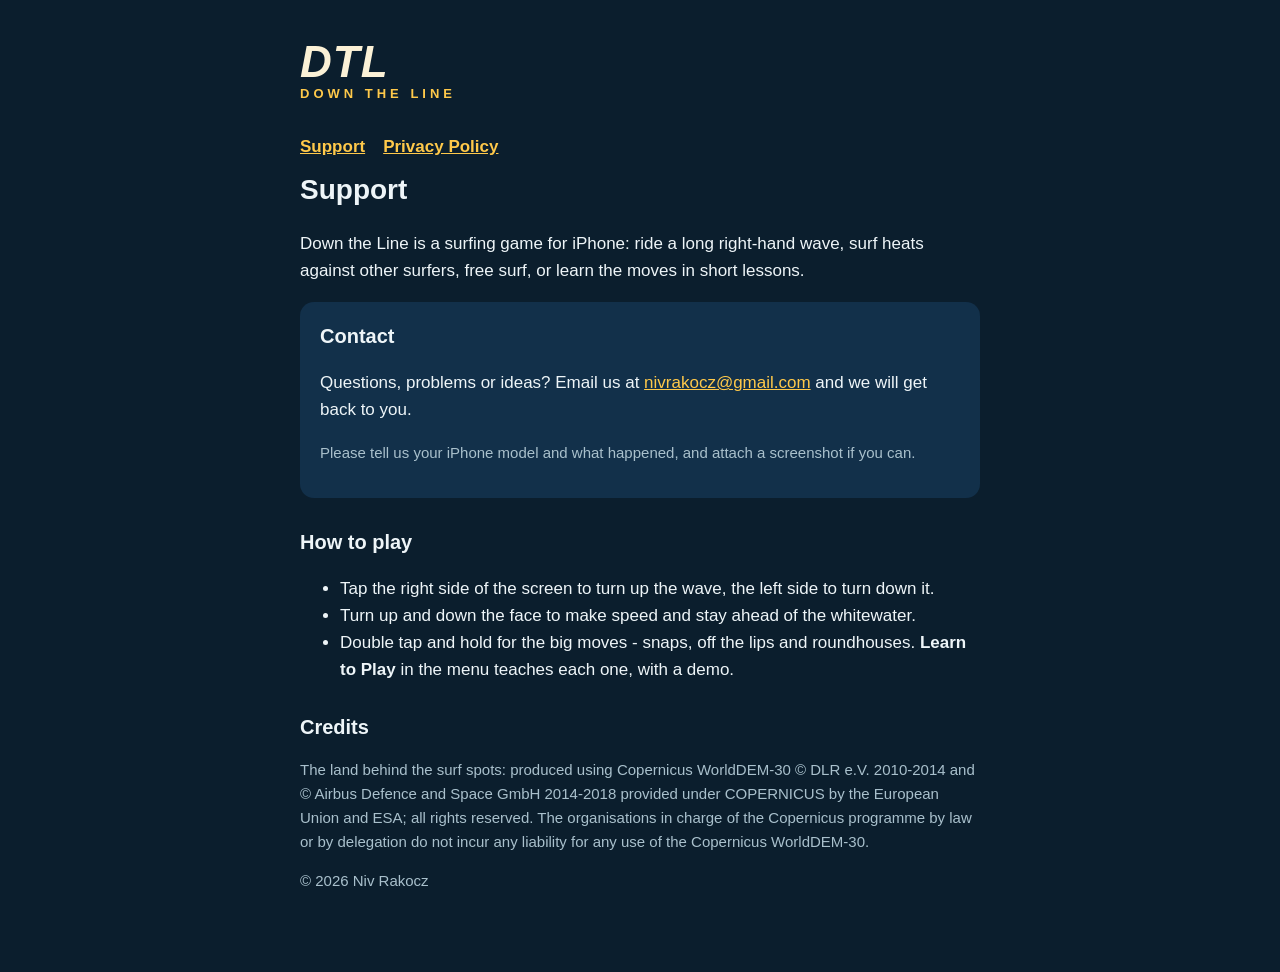
<file: index.html>
<!doctype html>
<html lang="en">
<head>
<meta charset="utf-8">
<meta name="viewport" content="width=device-width, initial-scale=1">
<title>Down the Line - Support</title>
<link rel="stylesheet" href="style.css">
</head>
<body>
<main>
<header>
<div class="logo">DTL</div>
<div class="sub">DOWN THE LINE</div>
</header>
<nav><a href="./">Support</a><a href="privacy.html">Privacy Policy</a></nav>

<h1>Support</h1>
<p>Down the Line is a surfing game for iPhone: ride a long right-hand wave, surf heats against other surfers, free surf, or learn the moves in short lessons.</p>

<div class="card">
<h2 style="margin-top:0">Contact</h2>
<p>Questions, problems or ideas? Email us at <a href="mailto:nivrakocz@gmail.com">nivrakocz@gmail.com</a> and we will get back to you.</p>
<p class="dim">Please tell us your iPhone model and what happened, and attach a screenshot if you can.</p>
</div>

<h2>How to play</h2>
<ul>
<li>Tap the right side of the screen to turn up the wave, the left side to turn down it.</li>
<li>Turn up and down the face to make speed and stay ahead of the whitewater.</li>
<li>Double tap and hold for the big moves - snaps, off the lips and roundhouses. <b>Learn to Play</b> in the menu teaches each one, with a demo.</li>
</ul>

<h2>Credits</h2>
<p class="dim">The land behind the surf spots: produced using Copernicus WorldDEM-30 &copy; DLR e.V. 2010-2014 and &copy; Airbus Defence and Space GmbH 2014-2018 provided under COPERNICUS by the European Union and ESA; all rights reserved. The organisations in charge of the Copernicus programme by law or by delegation do not incur any liability for any use of the Copernicus WorldDEM-30.</p>

<p class="dim">&copy; 2026 Niv Rakocz</p>
</main>
</body>
</html>
</file>
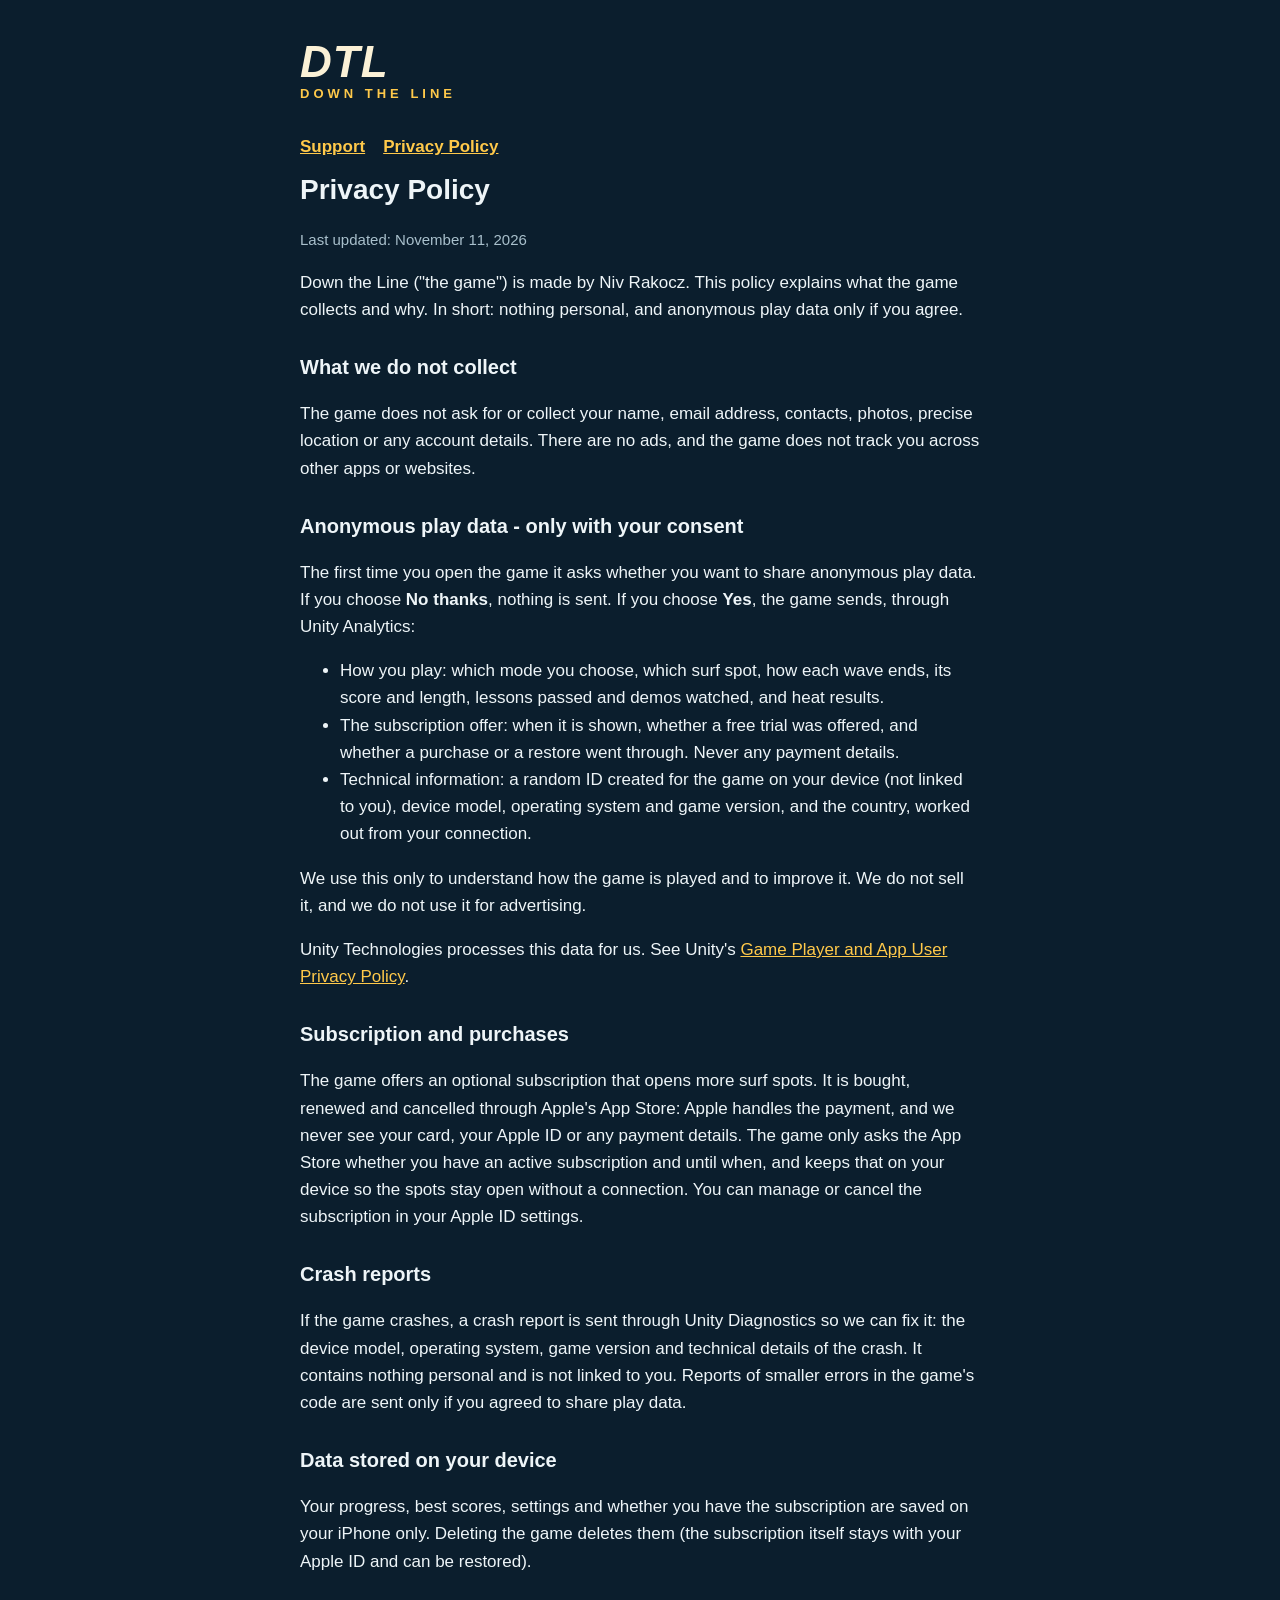
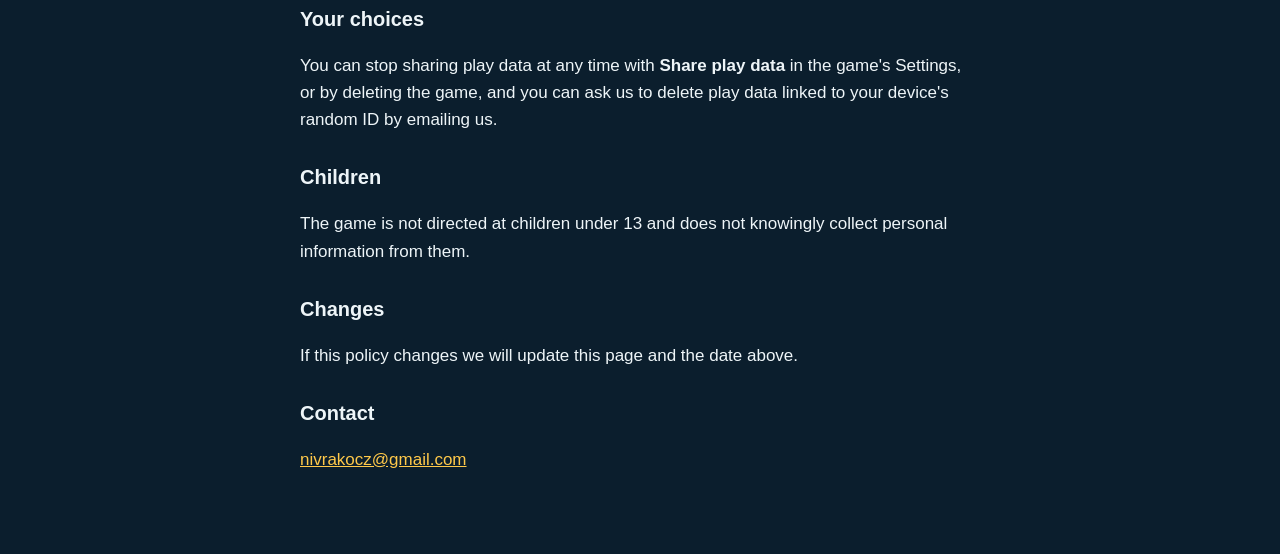
<file: privacy.html>
<!doctype html>
<html lang="en">
<head>
<meta charset="utf-8">
<meta name="viewport" content="width=device-width, initial-scale=1">
<title>Down the Line - Privacy Policy</title>
<link rel="stylesheet" href="style.css">
</head>
<body>
<main>
<header>
<div class="logo">DTL</div>
<div class="sub">DOWN THE LINE</div>
</header>
<nav><a href="./">Support</a><a href="privacy.html">Privacy Policy</a></nav>

<h1>Privacy Policy</h1>
<p class="dim">Last updated: November 11, 2026</p>

<p>Down the Line ("the game") is made by Niv Rakocz. This policy explains what the game collects and why. In short: nothing personal, and anonymous play data only if you agree.</p>

<h2>What we do not collect</h2>
<p>The game does not ask for or collect your name, email address, contacts, photos, precise location or any account details. There are no ads, and the game does not track you across other apps or websites.</p>

<h2>Anonymous play data - only with your consent</h2>
<p>The first time you open the game it asks whether you want to share anonymous play data. If you choose <b>No thanks</b>, nothing is sent. If you choose <b>Yes</b>, the game sends, through Unity Analytics:</p>
<ul>
<li>How you play: which mode you choose, which surf spot, how each wave ends, its score and length, lessons passed and demos watched, and heat results.</li>
<li>The subscription offer: when it is shown, whether a free trial was offered, and whether a purchase or a restore went through. Never any payment details.</li>
<li>Technical information: a random ID created for the game on your device (not linked to you), device model, operating system and game version, and the country, worked out from your connection.</li>
</ul>
<p>We use this only to understand how the game is played and to improve it. We do not sell it, and we do not use it for advertising.</p>
<p>Unity Technologies processes this data for us. See Unity's <a href="https://unity.com/legal/game-player-and-app-user-privacy-policy">Game Player and App User Privacy Policy</a>.</p>

<h2>Subscription and purchases</h2>
<p>The game offers an optional subscription that opens more surf spots. It is bought, renewed and cancelled through Apple's App Store: Apple handles the payment, and we never see your card, your Apple ID or any payment details. The game only asks the App Store whether you have an active subscription and until when, and keeps that on your device so the spots stay open without a connection. You can manage or cancel the subscription in your Apple ID settings.</p>

<h2>Crash reports</h2>
<p>If the game crashes, a crash report is sent through Unity Diagnostics so we can fix it: the device model, operating system, game version and technical details of the crash. It contains nothing personal and is not linked to you. Reports of smaller errors in the game's code are sent only if you agreed to share play data.</p>

<h2>Data stored on your device</h2>
<p>Your progress, best scores, settings and whether you have the subscription are saved on your iPhone only. Deleting the game deletes them (the subscription itself stays with your Apple ID and can be restored).</p>

<h2>Your choices</h2>
<p>You can stop sharing play data at any time with <b>Share play data</b> in the game's Settings, or by deleting the game, and you can ask us to delete play data linked to your device's random ID by emailing us.</p>

<h2>Children</h2>
<p>The game is not directed at children under 13 and does not knowingly collect personal information from them.</p>

<h2>Changes</h2>
<p>If this policy changes we will update this page and the date above.</p>

<h2>Contact</h2>
<p><a href="mailto:nivrakocz@gmail.com">nivrakocz@gmail.com</a></p>
</main>
</body>
</html>
</file>
<file: style.css>
:root { --bg: #0b1e2d; --panel: #12304a; --text: #eef5f8; --dim: #a9c0cc; --gold: #ffc94a; }
* { box-sizing: border-box; }
body { margin: 0; background: var(--bg); color: var(--text); font: 17px/1.6 -apple-system, BlinkMacSystemFont, "Segoe UI", Helvetica, Arial, sans-serif; }
main { max-width: 720px; margin: 0 auto; padding: 40px 20px 64px; }
header { margin-bottom: 28px; }
.logo { font: italic 800 44px/1 -apple-system, "Helvetica Neue", Arial, sans-serif; letter-spacing: 1px; color: #fbf1d6; }
.sub { color: var(--gold); letter-spacing: 4px; font-size: 13px; font-weight: 600; }
h1 { font-size: 28px; margin: 8px 0 4px; }
h2 { font-size: 20px; margin: 28px 0 6px; }
p, li { color: var(--text); }
.dim { color: var(--dim); font-size: 15px; }
a { color: var(--gold); }
.card { background: var(--panel); border-radius: 14px; padding: 18px 20px; margin: 18px 0; }
nav a { margin-right: 18px; font-weight: 600; }
</file>
